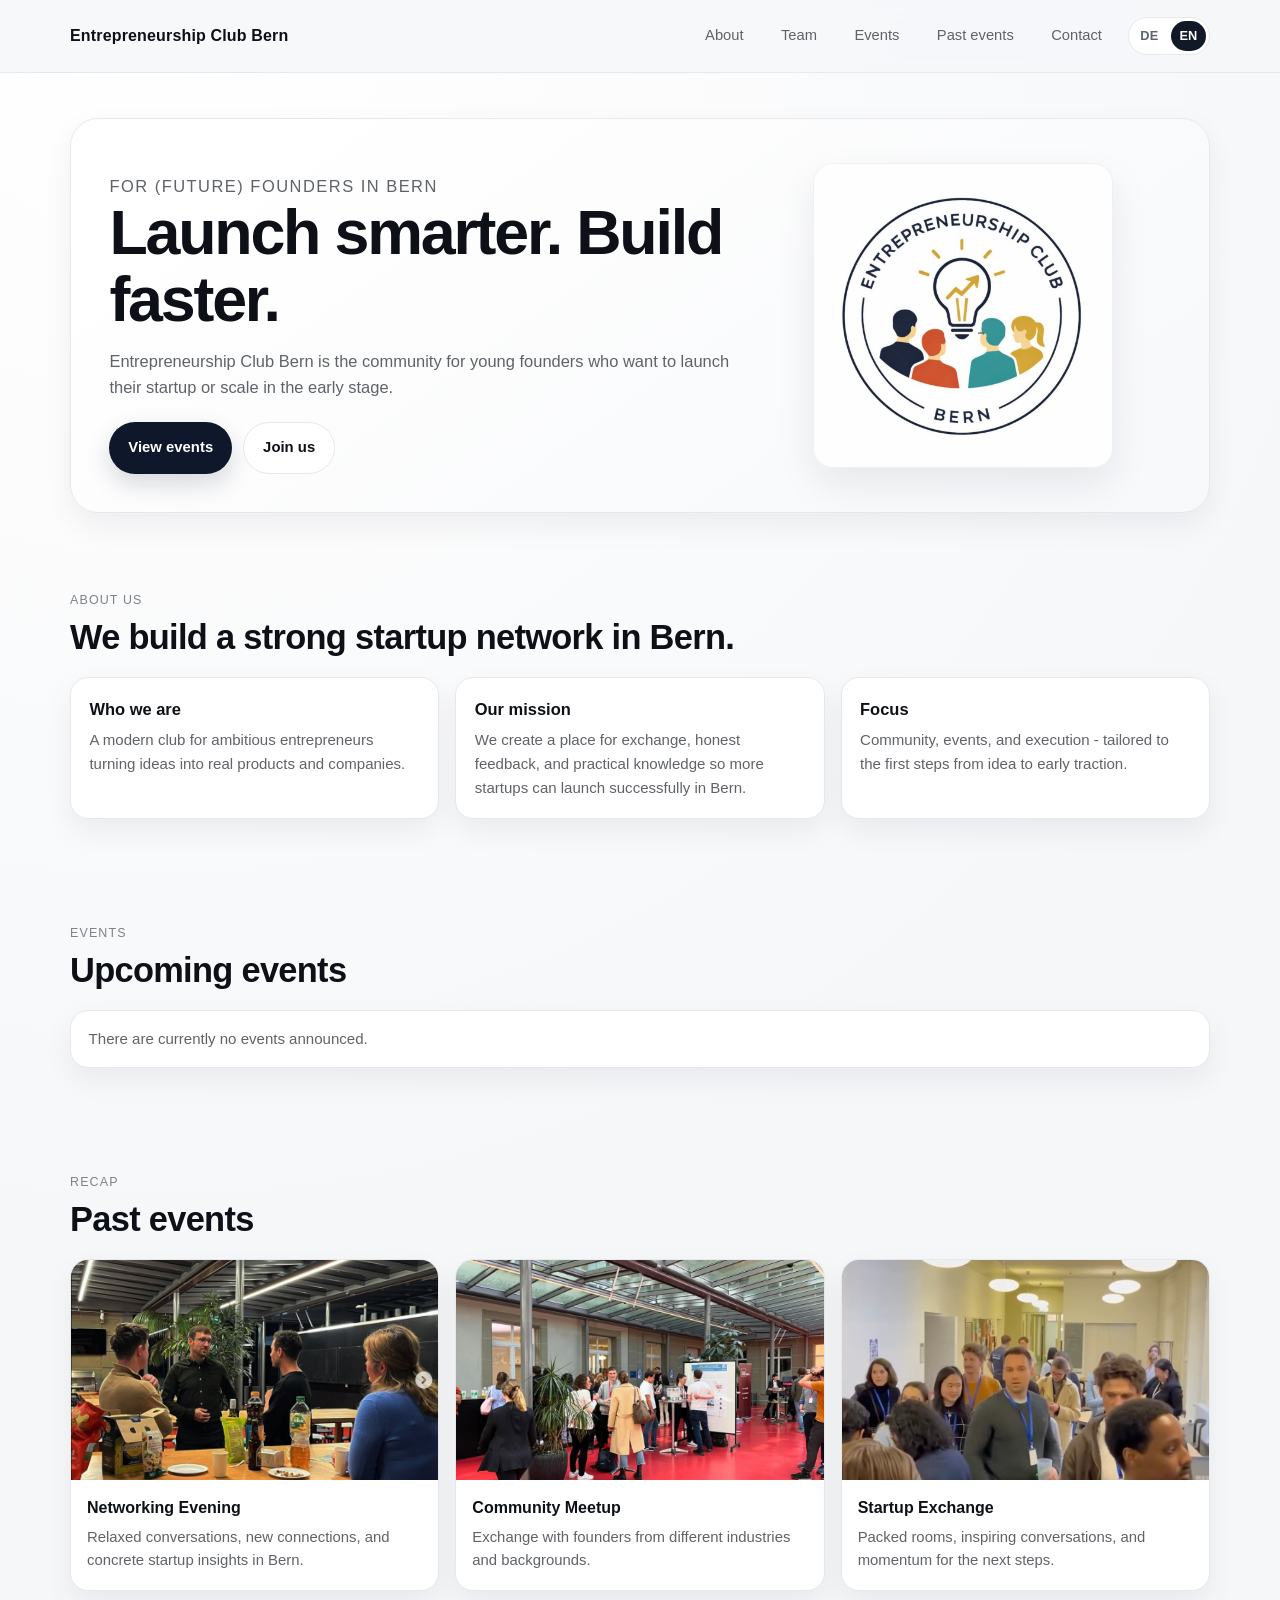
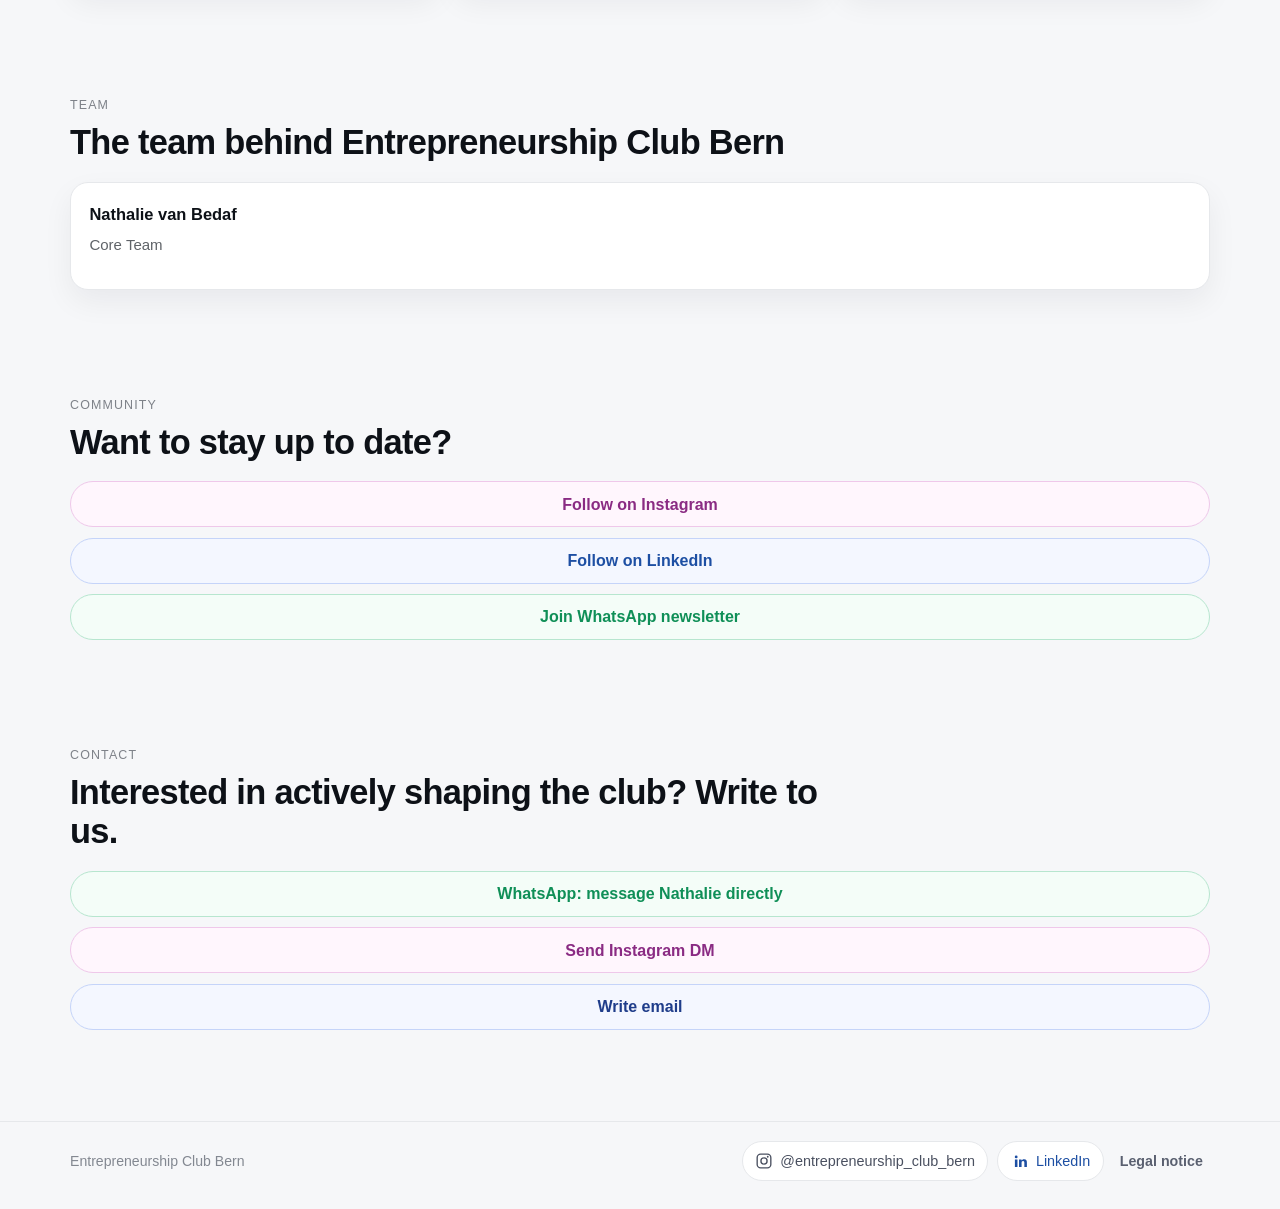
<file: index.html>
<!DOCTYPE html>
<html lang="de">
  <head>
    <meta charset="UTF-8" />
    <meta name="viewport" content="width=device-width, initial-scale=1.0" />
    <title>ECB</title>
    <meta
      id="meta-description"
      name="description"
      content="Der Entrepreneurship Club Bern verbindet junge Gründerinnen und Gründer, die ihr Startup starten oder weiterentwickeln wollen."
    />
    <link rel="icon" type="image/png" href="assets/logo.png" />
    <link rel="stylesheet" href="styles.css" />
  </head>
  <body>
    <header class="site-header">
      <div class="container nav">
        <a class="brand" href="#top">Entrepreneurship Club Bern</a>
        <nav>
          <a href="#about" data-i18n="nav.about">About</a>
          <a href="#team" data-i18n="nav.team">Team</a>
          <a href="#events" data-i18n="nav.events">Events</a>
          <a href="#past-events" data-i18n="nav.pastEvents">Vergangene</a>
          <a href="#contact" data-i18n="nav.contact">Kontakt</a>
          <div class="lang-switch" role="group" aria-label="Language switcher">
            <button type="button" data-lang-btn="de" class="is-active">DE</button>
            <button type="button" data-lang-btn="en">EN</button>
          </div>
        </nav>
      </div>
    </header>

    <main id="top">
      <section class="hero-wrap">
        <div class="hero container">
          <div class="hero-copy">
            <p class="eyebrow" data-i18n="hero.eyebrow">for (future) founders in bern</p>
            <h1 data-i18n="hero.title">Launch smarter. Build faster.</h1>
            <p data-i18n="hero.text">
              Der Entrepreneurship Club Bern ist die Community für junge Gründerinnen
              und Gründer, die ihr Startup starten oder in der frühen Phase
              skalieren wollen.
            </p>
            <div class="hero-actions">
              <a class="cta" href="#events" data-i18n="hero.ctaPrimary">Events ansehen</a>
              <a class="ghost-btn" href="#contact" data-i18n="hero.ctaSecondary">Mitmachen</a>
            </div>
          </div>
          <div class="hero-visual">
            <img src="assets/logo.png" alt="Entrepreneurship Club Bern Logo" class="logo" />
          </div>
        </div>
      </section>

      <section id="about" class="section container">
        <div class="section-head">
          <p class="eyebrow" data-i18n="about.eyebrow">About us</p>
          <h2 data-i18n="about.title">Wir bauen ein starkes Startup-Netzwerk in Bern.</h2>
        </div>
        <div class="about-grid">
          <article class="feature-card">
            <h3 data-i18n="about.card1Title">Was wir sind</h3>
            <p data-i18n="about.card1Text">
              Ein moderner Club für ambitionierte Unternehmerinnen und Unternehmer,
              die Ideen in echte Produkte und Unternehmen verwandeln.
            </p>
          </article>
          <article class="feature-card">
            <h3 data-i18n="about.card2Title">Unsere Mission</h3>
            <p data-i18n="about.card2Text">
              Wir schaffen einen Ort für Austausch, ehrliches Feedback und
              praxisnahes Wissen, damit mehr Startups in Bern erfolgreich starten.
            </p>
          </article>
          <article class="feature-card">
            <h3 data-i18n="about.card3Title">Fokus</h3>
            <p data-i18n="about.card3Text">
              Community, Events und Umsetzung - speziell für die ersten
              Schritte von der Idee bis zum ersten Wachstum.
            </p>
          </article>
        </div>
      </section>

      <section id="events" class="section container">
        <div class="section-head">
          <p class="eyebrow" data-i18n="events.eyebrow">Events</p>
          <h2 data-i18n="events.title">Anstehende Events</h2>
        </div>
        <div class="event-list">
          <p class="event-empty" data-i18n="events.empty">
            Aktuell sind keine Events angekündigt.
          </p>
        </div>
      </section>

      <section id="past-events" class="section container">
        <div class="section-head">
          <p class="eyebrow" data-i18n="pastEvents.eyebrow">Recap</p>
          <h2 data-i18n="pastEvents.title">Vergangene Events</h2>
        </div>
        <div class="past-events-grid">
          <article class="past-event-card">
            <img src="assets/events/past-event-1.png" alt="Networking Event Entrepreneurship Club Bern" />
            <div class="past-event-content">
              <h3 data-i18n="pastEvents.item1Title">Networking Evening</h3>
              <p data-i18n="pastEvents.item1Text">
                Lockere Gespräche, neue Kontakte und konkrete Startup-Impulse in Bern.
              </p>
            </div>
          </article>
          <article class="past-event-card">
            <img src="assets/events/past-event-2.png" alt="Community Event Entrepreneurship Club Bern" />
            <div class="past-event-content">
              <h3 data-i18n="pastEvents.item2Title">Community Meetup</h3>
              <p data-i18n="pastEvents.item2Text">
                Austausch mit Gründerinnen und Gründern aus unterschiedlichen Branchen.
              </p>
            </div>
          </article>
          <article class="past-event-card">
            <img src="assets/events/past-event-3.png" alt="Startup Event Entrepreneurship Club Bern" />
            <div class="past-event-content">
              <h3 data-i18n="pastEvents.item3Title">Startup Exchange</h3>
              <p data-i18n="pastEvents.item3Text">
                Volle Räume, spannende Gespräche und viel Motivation für die nächsten Schritte.
              </p>
            </div>
          </article>
        </div>
      </section>

      <section id="team" class="section container">
        <div class="section-head">
          <p class="eyebrow" data-i18n="team.eyebrow">Team</p>
          <h2 data-i18n="team.title">Das Team hinter dem Entrepreneurship Club Bern</h2>
        </div>
        <div class="cards team-cards">
          <article class="card">
            <h3>Nathalie van Bedaf</h3>
            <p data-i18n="team.role">Core Team</p>
          </article>
        </div>
      </section>

      <section id="updates" class="section container">
        <div class="section-head">
          <p class="eyebrow" data-i18n="updates.eyebrow">Community</p>
          <h2 data-i18n="updates.title">Willst du up to date bleiben?</h2>
        </div>
        <div class="update-actions">
          <a
            class="insta-dm-link"
            href="https://www.instagram.com/entrepreneurship_club_bern/"
            target="_blank"
            rel="noopener noreferrer"
            data-i18n="updates.instagram"
            aria-label="Entrepreneurship Club Bern auf Instagram folgen"
            data-i18n-aria-label="updates.instagramAria"
            >Instagram folgen</a
          >
          <a
            class="linkedin-update-link"
            href="https://www.linkedin.com/company/entrepreneurship-club-bern/posts/?feedView=all"
            target="_blank"
            rel="noopener noreferrer"
            data-i18n="updates.linkedin"
            aria-label="Entrepreneurship Club Bern auf LinkedIn folgen"
            data-i18n-aria-label="updates.linkedinAria"
            >LinkedIn folgen</a
          >
          <a
            class="newsletter-link"
            href="https://chat.whatsapp.com/DM3e1A5W6O3L2eebUJEZkY"
            target="_blank"
            rel="noopener noreferrer"
            data-i18n="updates.newsletter"
            aria-label="WhatsApp Newsletter vom Entrepreneurship Club Bern beitreten"
            data-i18n-aria-label="updates.newsletterAria"
            >WhatsApp Newsletter beitreten</a
          >
        </div>
      </section>

      <section id="contact" class="section container">
        <div class="section-head">
          <p class="eyebrow" data-i18n="contact.eyebrow">Kontakt</p>
          <h2 data-i18n="contact.title">
            Hast du Interesse, den Club aktiv mitzugestalten? Schreib uns.
          </h2>
        </div>
        <div class="contact-actions">
          <a
            class="whatsapp-link"
            href="https://wa.me/41782239151"
            target="_blank"
            rel="noopener noreferrer"
            data-i18n="contact.whatsapp"
            aria-label="Via WhatsApp an Nathalie schreiben"
            data-i18n-aria-label="contact.whatsappAria"
            >WhatsApp: Nathalie direkt schreiben</a
          >
          <a
            class="insta-dm-link"
            href="https://www.instagram.com/entrepreneurship_club_bern/"
            target="_blank"
            rel="noopener noreferrer"
            data-i18n="contact.instagramDm"
            aria-label="Instagram DM an Entrepreneurship Club Bern senden"
            data-i18n-aria-label="contact.instagramDmAria"
            >Instagram DM senden</a
          >
          <a
            class="email-link"
            href="mailto:?subject=Entrepreneur%20Club%20Bern"
            data-i18n="contact.emailCta"
            aria-label="E-Mail an Entrepreneurship Club Bern schreiben"
            data-i18n-aria-label="contact.emailCtaAria"
            >E-Mail schreiben</a
          >
        </div>
      </section>

    </main>

    <footer class="site-footer">
      <div class="container">
        <div class="footer-inner">
          <p data-i18n="footer.club">Entrepreneurship Club Bern</p>
          <div class="footer-actions">
            <a
              class="social-link insta-link"
              href="https://www.instagram.com/entrepreneurship_club_bern/"
              target="_blank"
              rel="noopener noreferrer"
              aria-label="Instagram vom Entrepreneurship Club Bern"
              data-i18n-aria-label="footer.instaAria"
            >
              <svg viewBox="0 0 24 24" aria-hidden="true">
                <path
                  d="M7.5 2h9A5.5 5.5 0 0 1 22 7.5v9a5.5 5.5 0 0 1-5.5 5.5h-9A5.5 5.5 0 0 1 2 16.5v-9A5.5 5.5 0 0 1 7.5 2Zm0 1.8A3.7 3.7 0 0 0 3.8 7.5v9a3.7 3.7 0 0 0 3.7 3.7h9a3.7 3.7 0 0 0 3.7-3.7v-9a3.7 3.7 0 0 0-3.7-3.7h-9Zm9.5 1.3a1.2 1.2 0 1 1 0 2.4 1.2 1.2 0 0 1 0-2.4ZM12 7a5 5 0 1 1 0 10 5 5 0 0 1 0-10Zm0 1.8a3.2 3.2 0 1 0 0 6.4 3.2 3.2 0 0 0 0-6.4Z"
                />
              </svg>
              <span>@entrepreneurship_club_bern</span>
            </a>
            <a
              class="social-link linkedin-link"
              href="https://www.linkedin.com/company/entrepreneurship-club-bern/posts/?feedView=all"
              target="_blank"
              rel="noopener noreferrer"
              aria-label="LinkedIn vom Entrepreneurship Club Bern"
              data-i18n-aria-label="footer.linkedinAria"
            >
              <svg viewBox="0 0 24 24" aria-hidden="true">
                <path
                  d="M6.9 8.4a1.9 1.9 0 1 1 0-3.8 1.9 1.9 0 0 1 0 3.8ZM5.2 20V9.9h3.4V20H5.2Zm5.5 0V9.9H14v1.4h.1c.5-.9 1.6-1.8 3.4-1.8 3.1 0 3.7 2 3.7 4.7V20h-3.4v-5.1c0-1.2 0-2.8-1.7-2.8s-2 1.3-2 2.7V20h-3.4Z"
                />
              </svg>
              <span data-i18n="footer.linkedinLabel">LinkedIn</span>
            </a>
            <a class="impressum-link" href="impressum.html" data-i18n="footer.impressum">Impressum</a>
          </div>
        </div>
      </div>
    </footer>
    <script>
      const translations = {
        de: {
          metaDescription:
            "Der Entrepreneurship Club Bern verbindet junge Gründerinnen und Gründer, die ihr Startup starten oder weiterentwickeln wollen.",
          "nav.about": "About",
          "nav.team": "Team",
          "nav.events": "Events",
          "nav.pastEvents": "Vergangene",
          "nav.contact": "Kontakt",
          "hero.eyebrow": "for (future) founders in bern",
          "hero.title": "Launch smarter. Build faster.",
          "hero.text":
            "Der Entrepreneurship Club Bern ist die Community für junge Gründerinnen und Gründer, die ihr Startup starten oder in der frühen Phase skalieren wollen.",
          "hero.ctaPrimary": "Events ansehen",
          "hero.ctaSecondary": "Mitmachen",
          "about.eyebrow": "About us",
          "about.title": "Wir bauen ein starkes Startup-Netzwerk in Bern.",
          "about.card1Title": "Was wir sind",
          "about.card1Text":
            "Ein moderner Club für ambitionierte Unternehmerinnen und Unternehmer, die Ideen in echte Produkte und Unternehmen verwandeln.",
          "about.card2Title": "Unsere Mission",
          "about.card2Text":
            "Wir schaffen einen Ort für Austausch, ehrliches Feedback und praxisnahes Wissen, damit mehr Startups in Bern erfolgreich starten.",
          "about.card3Title": "Fokus",
          "about.card3Text":
            "Community, Events und Umsetzung - speziell für die ersten Schritte von der Idee bis zum ersten Wachstum.",
          "team.eyebrow": "Team",
          "team.title": "Das Team hinter dem Entrepreneurship Club Bern",
          "team.role": "Core Team",
          "events.eyebrow": "Events",
          "events.title": "Anstehende Events",
          "events.empty": "Aktuell sind keine Events angekündigt.",
          "pastEvents.eyebrow": "Recap",
          "pastEvents.title": "Vergangene Events",
          "pastEvents.item1Title": "Networking Evening",
          "pastEvents.item1Text":
            "Lockere Gespräche, neue Kontakte und konkrete Startup-Impulse in Bern.",
          "pastEvents.item2Title": "Community Meetup",
          "pastEvents.item2Text":
            "Austausch mit Gründerinnen und Gründern aus unterschiedlichen Branchen.",
          "pastEvents.item3Title": "Startup Exchange",
          "pastEvents.item3Text":
            "Volle Räume, spannende Gespräche und viel Motivation für die nächsten Schritte.",
          "updates.eyebrow": "Community",
          "updates.title": "Willst du up to date bleiben?",
          "updates.instagram": "Instagram folgen",
          "updates.instagramAria": "Entrepreneurship Club Bern auf Instagram folgen",
          "updates.linkedin": "LinkedIn folgen",
          "updates.linkedinAria": "Entrepreneurship Club Bern auf LinkedIn folgen",
          "updates.newsletter": "WhatsApp Newsletter beitreten",
          "updates.newsletterAria":
            "WhatsApp Newsletter vom Entrepreneurship Club Bern beitreten",
          "contact.eyebrow": "Kontakt",
          "contact.title": "Hast du Interesse, den Club aktiv mitzugestalten? Schreib uns.",
          "contact.whatsapp": "WhatsApp: Nathalie direkt schreiben",
          "contact.whatsappAria": "Via WhatsApp an Nathalie schreiben",
          "contact.instagramDm": "Instagram DM senden",
          "contact.instagramDmAria": "Instagram DM an Entrepreneurship Club Bern senden",
          "contact.emailCta": "E-Mail schreiben",
          "contact.emailCtaAria": "E-Mail an Entrepreneurship Club Bern schreiben",
          "contact.nameLabel": "Name",
          "contact.namePlaceholder": "Dein Name",
          "contact.emailLabel": "E-Mail",
          "contact.emailPlaceholder": "dein.name@email.com",
          "contact.messageLabel": "Nachricht",
          "contact.messagePlaceholder": "Erzähl uns kurz, was du aufbauen willst.",
          "contact.submit": "Nachricht senden",
          "footer.club": "Entrepreneurship Club Bern",
          "footer.instaAria": "Instagram vom Entrepreneurship Club Bern",
          "footer.linkedinAria": "LinkedIn vom Entrepreneurship Club Bern",
          "footer.linkedinLabel": "LinkedIn",
          "footer.impressum": "Impressum"
        },
        en: {
          metaDescription:
            "Entrepreneurship Club Bern connects young founders who want to launch or grow their startup.",
          "nav.about": "About",
          "nav.team": "Team",
          "nav.events": "Events",
          "nav.pastEvents": "Past events",
          "nav.contact": "Contact",
          "hero.eyebrow": "for (future) founders in bern",
          "hero.title": "Launch smarter. Build faster.",
          "hero.text":
            "Entrepreneurship Club Bern is the community for young founders who want to launch their startup or scale in the early stage.",
          "hero.ctaPrimary": "View events",
          "hero.ctaSecondary": "Join us",
          "about.eyebrow": "About us",
          "about.title": "We build a strong startup network in Bern.",
          "about.card1Title": "Who we are",
          "about.card1Text":
            "A modern club for ambitious entrepreneurs turning ideas into real products and companies.",
          "about.card2Title": "Our mission",
          "about.card2Text":
            "We create a place for exchange, honest feedback, and practical knowledge so more startups can launch successfully in Bern.",
          "about.card3Title": "Focus",
          "about.card3Text":
            "Community, events, and execution - tailored to the first steps from idea to early traction.",
          "team.eyebrow": "Team",
          "team.title": "The team behind Entrepreneurship Club Bern",
          "team.role": "Core Team",
          "events.eyebrow": "Events",
          "events.title": "Upcoming events",
          "events.empty": "There are currently no events announced.",
          "pastEvents.eyebrow": "Recap",
          "pastEvents.title": "Past events",
          "pastEvents.item1Title": "Networking Evening",
          "pastEvents.item1Text":
            "Relaxed conversations, new connections, and concrete startup insights in Bern.",
          "pastEvents.item2Title": "Community Meetup",
          "pastEvents.item2Text":
            "Exchange with founders from different industries and backgrounds.",
          "pastEvents.item3Title": "Startup Exchange",
          "pastEvents.item3Text":
            "Packed rooms, inspiring conversations, and momentum for the next steps.",
          "updates.eyebrow": "Community",
          "updates.title": "Want to stay up to date?",
          "updates.instagram": "Follow on Instagram",
          "updates.instagramAria": "Follow Entrepreneurship Club Bern on Instagram",
          "updates.linkedin": "Follow on LinkedIn",
          "updates.linkedinAria": "Follow Entrepreneurship Club Bern on LinkedIn",
          "updates.newsletter": "Join WhatsApp newsletter",
          "updates.newsletterAria":
            "Join the WhatsApp newsletter of Entrepreneurship Club Bern",
          "contact.eyebrow": "Contact",
          "contact.title": "Interested in actively shaping the club? Write to us.",
          "contact.whatsapp": "WhatsApp: message Nathalie directly",
          "contact.whatsappAria": "Write to Nathalie via WhatsApp",
          "contact.instagramDm": "Send Instagram DM",
          "contact.instagramDmAria": "Send an Instagram DM to Entrepreneurship Club Bern",
          "contact.emailCta": "Write email",
          "contact.emailCtaAria": "Write an email to Entrepreneurship Club Bern",
          "contact.nameLabel": "Name",
          "contact.namePlaceholder": "Your name",
          "contact.emailLabel": "Email",
          "contact.emailPlaceholder": "your.name@email.com",
          "contact.messageLabel": "Message",
          "contact.messagePlaceholder": "Tell us briefly what you want to build.",
          "contact.submit": "Send message",
          "footer.club": "Entrepreneurship Club Bern",
          "footer.instaAria": "Instagram of Entrepreneurship Club Bern",
          "footer.linkedinAria": "LinkedIn of Entrepreneurship Club Bern",
          "footer.linkedinLabel": "LinkedIn",
          "footer.impressum": "Legal notice"
        }
      };

      function applyLanguage(lang) {
        const selected = translations[lang] ? lang : "de";
        document.documentElement.lang = selected;
        localStorage.setItem("ecb_lang", selected);

        const dict = translations[selected];
        const metaDescription = document.getElementById("meta-description");
        if (metaDescription && dict.metaDescription) {
          metaDescription.setAttribute("content", dict.metaDescription);
        }

        document.querySelectorAll("[data-i18n]").forEach((element) => {
          const key = element.getAttribute("data-i18n");
          if (key && dict[key]) {
            element.textContent = dict[key];
          }
        });

        document.querySelectorAll("[data-i18n-placeholder]").forEach((element) => {
          const key = element.getAttribute("data-i18n-placeholder");
          if (key && dict[key]) {
            element.setAttribute("placeholder", dict[key]);
          }
        });

        document.querySelectorAll("[data-i18n-aria-label]").forEach((element) => {
          const key = element.getAttribute("data-i18n-aria-label");
          if (key && dict[key]) {
            element.setAttribute("aria-label", dict[key]);
          }
        });

        document.querySelectorAll("[data-lang-btn]").forEach((button) => {
          button.classList.toggle("is-active", button.getAttribute("data-lang-btn") === selected);
        });
      }

      document.querySelectorAll("[data-lang-btn]").forEach((button) => {
        button.addEventListener("click", () => {
          applyLanguage(button.getAttribute("data-lang-btn"));
        });
      });

      const savedLanguage = localStorage.getItem("ecb_lang");
      const browserLanguage = navigator.language && navigator.language.startsWith("en") ? "en" : "de";
      applyLanguage(savedLanguage || browserLanguage);
    </script>
  </body>
</html>
</file>
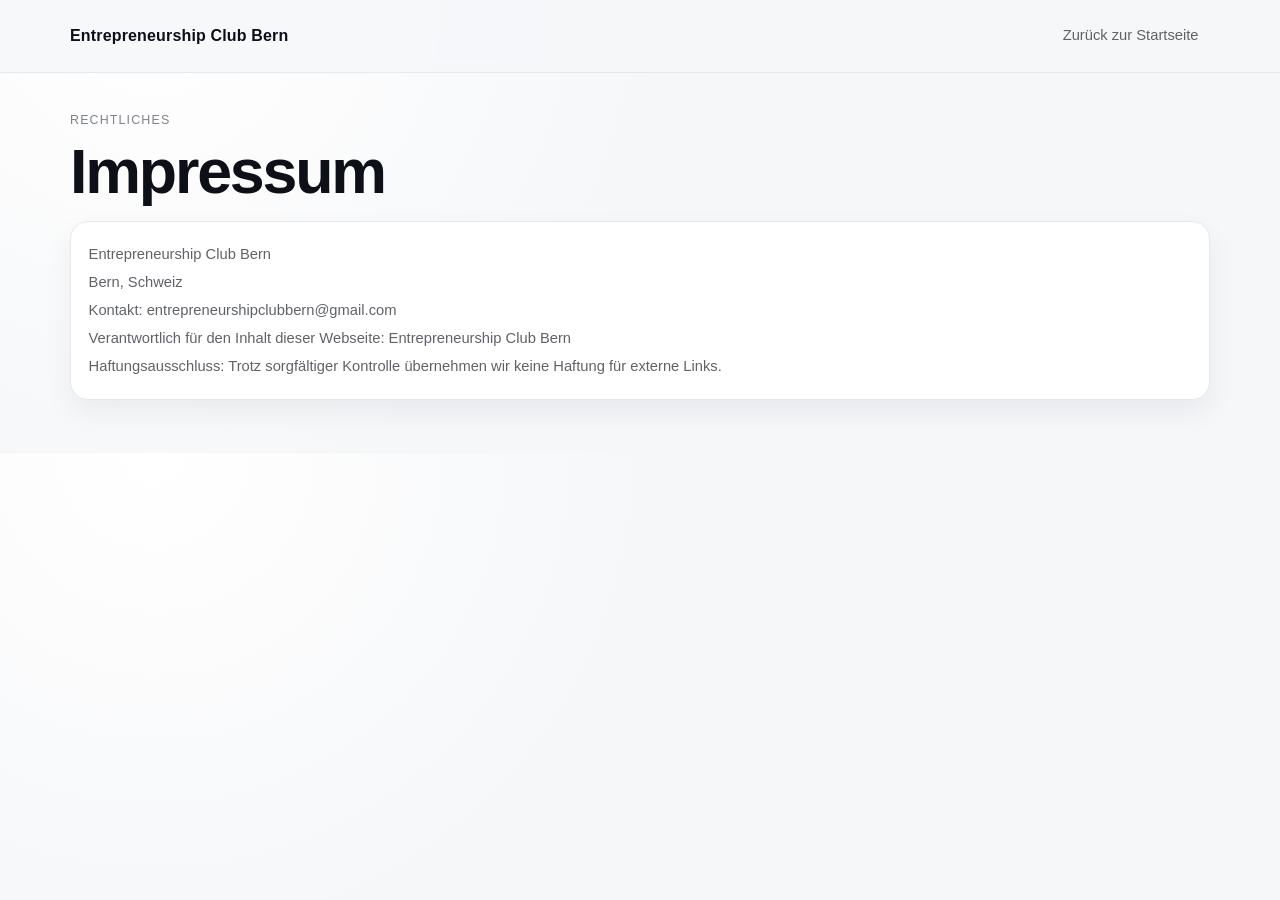
<file: impressum.html>
<!DOCTYPE html>
<html lang="de">
  <head>
    <meta charset="UTF-8" />
    <meta name="viewport" content="width=device-width, initial-scale=1.0" />
    <title>ECB</title>
    <meta
      name="description"
      content="Impressum und rechtliche Hinweise des Entrepreneurship Club Bern."
    />
    <link rel="icon" type="image/png" href="assets/logo.png" />
    <link rel="stylesheet" href="styles.css" />
  </head>
  <body>
    <header class="site-header">
      <div class="container nav">
        <a class="brand" href="index.html">Entrepreneurship Club Bern</a>
        <nav>
          <a href="index.html">Zurück zur Startseite</a>
        </nav>
      </div>
    </header>

    <main>
      <section class="section container impressum-section">
        <div class="section-head">
          <p class="eyebrow">Rechtliches</p>
          <h1>Impressum</h1>
        </div>
        <div class="impressum-card">
          <p>Entrepreneurship Club Bern</p>
          <p>Bern, Schweiz</p>
          <p>Kontakt: entrepreneurshipclubbern@gmail.com</p>
          <p>Verantwortlich für den Inhalt dieser Webseite: Entrepreneurship Club Bern</p>
          <p>
            Haftungsausschluss: Trotz sorgfältiger Kontrolle übernehmen wir keine Haftung
            für externe Links.
          </p>
        </div>
      </section>
    </main>
  </body>
</html>
</file>
<file: styles.css>
:root {
  --bg: #f6f7f9;
  --panel: #ffffff;
  --text: #0d1117;
  --muted: #5f6368;
  --line: #e6e8eb;
  --accent: #0f172a;
  --shadow: 0 12px 30px rgba(10, 20, 40, 0.06);
}

* {
  box-sizing: border-box;
}

html {
  scroll-behavior: smooth;
}

body {
  margin: 0;
  font-family: -apple-system, BlinkMacSystemFont, "Segoe UI", Roboto, Arial, sans-serif;
  background:
    radial-gradient(circle at 12% 0%, #ffffff 0%, #f6f7f9 42%),
    radial-gradient(circle at 88% 16%, #ffffff 0%, #f6f7f9 38%);
  color: var(--text);
  line-height: 1.58;
}

.container {
  width: min(1140px, 92%);
  margin: 0 auto;
}

.site-header {
  position: sticky;
  top: 0;
  z-index: 50;
  background: rgba(246, 247, 249, 0.82);
  border-bottom: 1px solid var(--line);
  backdrop-filter: blur(8px);
}

.nav {
  display: flex;
  justify-content: space-between;
  align-items: center;
  min-height: 72px;
}

.brand {
  color: var(--text);
  text-decoration: none;
  font-weight: 680;
  letter-spacing: 0.01em;
}

nav {
  display: flex;
  gap: 0.9rem;
  align-items: center;
  flex-wrap: wrap;
}

nav a {
  color: var(--muted);
  text-decoration: none;
  font-size: 0.92rem;
  padding: 0.42rem 0.72rem;
  border-radius: 999px;
  transition: color 0.2s ease, background 0.2s ease;
}

nav a:hover {
  color: var(--text);
  background: rgba(15, 23, 42, 0.05);
}

.lang-switch {
  display: inline-flex;
  align-items: center;
  gap: 0.28rem;
  padding: 0.2rem;
  border: 1px solid var(--line);
  border-radius: 999px;
  background: #ffffff;
}

.lang-switch button {
  border: 0;
  background: transparent;
  color: #5b6270;
  font: inherit;
  font-size: 0.8rem;
  font-weight: 620;
  letter-spacing: 0.01em;
  border-radius: 999px;
  padding: 0.3rem 0.52rem;
  cursor: pointer;
}

.lang-switch button.is-active {
  background: #111827;
  color: #ffffff;
}

.hero-wrap {
  padding: 2.8rem 0 1.6rem;
}

.hero {
  display: grid;
  grid-template-columns: 1.2fr 0.8fr;
  align-items: center;
  gap: 1.4rem;
  border: 1px solid var(--line);
  border-radius: 28px;
  padding: clamp(1.3rem, 3vw, 2.4rem);
  background: linear-gradient(145deg, #ffffff 12%, #f8f9fb 88%);
  box-shadow: var(--shadow);
}

.eyebrow {
  margin: 0 0 0.45rem;
  font-size: 0.78rem;
  text-transform: uppercase;
  letter-spacing: 0.09em;
  color: #7e8289;
}

h1 {
  margin: 0;
  font-size: clamp(2rem, 4.9vw, 4rem);
  line-height: 1.06;
  letter-spacing: -0.035em;
}

.hero-copy p {
  max-width: 640px;
  margin: 1rem 0 0;
  color: var(--muted);
  font-size: 1.03rem;
}

.hero-actions {
  margin-top: 1.35rem;
  display: flex;
  flex-wrap: wrap;
  gap: 0.7rem;
}

.cta,
.ghost-btn {
  display: inline-flex;
  align-items: center;
  justify-content: center;
  padding: 0.82rem 1.18rem;
  text-decoration: none;
  border-radius: 999px;
  font-weight: 560;
  font-size: 0.93rem;
  transition: transform 0.18s ease, box-shadow 0.18s ease, background 0.2s ease;
}

.cta {
  color: #ffffff;
  background: var(--accent);
  box-shadow: 0 10px 24px rgba(15, 23, 42, 0.16);
}

.ghost-btn {
  color: var(--text);
  border: 1px solid var(--line);
  background: #fff;
}

.cta:hover,
.ghost-btn:hover {
  transform: translateY(-1px);
}

.hero-visual {
  display: flex;
  justify-content: center;
}

.logo {
  width: min(300px, 80%);
  height: auto;
  border-radius: 20px;
  border: 1px solid #eff0f2;
  box-shadow: 0 16px 38px rgba(18, 26, 41, 0.08);
}

.section {
  padding: 3.3rem 0;
}

.section-head h2 {
  margin: 0;
  max-width: 760px;
  font-size: clamp(1.45rem, 2.7vw, 2.15rem);
  letter-spacing: -0.02em;
  line-height: 1.15;
}

.about-grid,
.cards {
  display: grid;
  grid-template-columns: repeat(auto-fit, minmax(220px, 1fr));
  gap: 1rem;
  margin-top: 1.2rem;
}

.feature-card,
.card,
.event-item {
  border: 1px solid var(--line);
  border-radius: 18px;
  background: var(--panel);
  box-shadow: var(--shadow);
}

.feature-card,
.card {
  padding: 1.15rem;
}

.feature-card h3,
.card h3 {
  margin: 0 0 0.35rem;
  font-size: 1.03rem;
}

.feature-card p,
.card p {
  margin: 0;
  color: var(--muted);
  font-size: 0.94rem;
}

.team-cards .card {
  min-height: 108px;
}

.event-list {
  display: grid;
  gap: 0.8rem;
  margin-top: 1.2rem;
}

.event-empty {
  margin: 0;
  padding: 1rem 1.1rem;
  border: 1px solid var(--line);
  border-radius: 18px;
  background: var(--panel);
  box-shadow: var(--shadow);
  color: var(--muted);
  font-size: 0.94rem;
}

.event-item {
  overflow: hidden;
}

.event-item summary {
  list-style: none;
  cursor: pointer;
  display: flex;
  justify-content: space-between;
  align-items: center;
  gap: 1rem;
  padding: 1rem 1.1rem;
}

.event-item summary::-webkit-details-marker {
  display: none;
}

.event-item summary strong {
  display: block;
  font-size: 1rem;
}

.event-item summary small {
  display: block;
  margin-top: 0.18rem;
  color: #81858d;
  font-size: 0.8rem;
  text-transform: uppercase;
  letter-spacing: 0.04em;
}

.event-item summary em {
  font-style: normal;
  color: #444b57;
  font-size: 0.88rem;
}

.event-content {
  border-top: 1px solid var(--line);
  padding: 0.9rem 1.1rem 1.05rem;
}

.event-content p {
  margin: 0.25rem 0;
  color: var(--muted);
  font-size: 0.94rem;
}

.past-events-grid {
  display: grid;
  grid-template-columns: repeat(auto-fit, minmax(240px, 1fr));
  gap: 1rem;
  margin-top: 1.2rem;
}

.past-event-card {
  border: 1px solid var(--line);
  border-radius: 18px;
  overflow: hidden;
  background: var(--panel);
  box-shadow: var(--shadow);
}

.past-event-card img {
  width: 100%;
  height: 220px;
  object-fit: cover;
  display: block;
}

.past-event-content {
  padding: 0.95rem 1rem 1.05rem;
}

.past-event-content h3 {
  margin: 0 0 0.35rem;
  font-size: 1rem;
}

.past-event-content p {
  margin: 0;
  color: var(--muted);
  font-size: 0.93rem;
}

.contact-actions {
  margin-top: 1.2rem;
  display: flex;
  flex-direction: column;
  gap: 0.65rem;
  width: 100%;
  max-width: 100%;
}

.update-actions {
  margin-top: 1.2rem;
  display: flex;
  flex-direction: column;
  gap: 0.65rem;
  width: 100%;
  max-width: 100%;
}

.whatsapp-link,
.insta-dm-link {
  display: inline-flex;
  align-items: center;
  justify-content: center;
  text-decoration: none;
  width: 100%;
  min-height: 46px;
  color: #8a2b83;
  font-weight: 560;
  border: 1px solid #efc8ea;
  background: #fff6fd;
  border-radius: 999px;
  padding: 0.55rem 0.88rem;
}

.insta-dm-link:hover {
  background: #fceffd;
}

.newsletter-link {
  display: inline-flex;
  align-items: center;
  justify-content: center;
  text-decoration: none;
  width: 100%;
  min-height: 46px;
  color: #0f8f57;
  font-weight: 560;
  border: 1px solid #b7e6cf;
  background: #f4fdf8;
  border-radius: 999px;
  padding: 0.55rem 0.88rem;
}

.newsletter-link:hover {
  background: #e9f9f1;
}

.linkedin-update-link {
  display: inline-flex;
  align-items: center;
  justify-content: center;
  text-decoration: none;
  width: 100%;
  min-height: 46px;
  color: #1d4fa3;
  font-weight: 560;
  border: 1px solid #c5d4f9;
  background: #f4f7ff;
  border-radius: 999px;
  padding: 0.55rem 0.88rem;
}

.linkedin-update-link:hover {
  background: #e9efff;
}

.whatsapp-link {
  color: #0f8f57;
  border-color: #b7e6cf;
  background: #f4fdf8;
}

.whatsapp-link:hover {
  background: #e9f9f1;
}

.email-link {
  display: inline-flex;
  align-items: center;
  justify-content: center;
  text-decoration: none;
  width: 100%;
  min-height: 46px;
  color: #1f3d8a;
  font-weight: 560;
  border: 1px solid #c5d4f9;
  background: #f4f7ff;
  border-radius: 999px;
  padding: 0.55rem 0.88rem;
}

.email-link:hover {
  background: #e9efff;
}

.impressum-section {
  padding-top: 2.4rem;
}

.impressum-card {
  margin-top: 1rem;
  border: 1px solid var(--line);
  border-radius: 18px;
  background: var(--panel);
  box-shadow: var(--shadow);
  padding: 1rem 1.1rem;
}

.impressum-card p {
  margin: 0.3rem 0;
  color: var(--muted);
  font-size: 0.92rem;
}

.site-footer {
  border-top: 1px solid var(--line);
  margin-top: 2.4rem;
}

.site-footer p {
  margin: 0;
  color: #838891;
  text-align: left;
  font-size: 0.88rem;
}

.footer-inner {
  display: flex;
  align-items: center;
  justify-content: space-between;
  gap: 0.9rem;
  padding: 1.2rem 0 1.75rem;
}

.footer-actions {
  display: flex;
  align-items: center;
  gap: 0.55rem;
  flex-wrap: wrap;
}

.social-link {
  display: inline-flex;
  align-items: center;
  gap: 0.45rem;
  text-decoration: none;
  color: #4a5060;
  font-size: 0.9rem;
  font-weight: 540;
  border: 1px solid var(--line);
  border-radius: 999px;
  background: #fff;
  padding: 0.48rem 0.78rem;
  transition: color 0.2s ease, transform 0.2s ease, box-shadow 0.2s ease;
}

.social-link svg {
  width: 18px;
  height: 18px;
  fill: currentColor;
}

.social-link:hover {
  color: #111827;
  transform: translateY(-1px);
  box-shadow: 0 8px 18px rgba(15, 23, 42, 0.09);
}

.linkedin-link {
  color: #1d4fa3;
}

.impressum-link {
  text-decoration: none;
  color: #5a6070;
  font-size: 0.89rem;
  font-weight: 560;
  padding: 0.3rem 0.45rem;
  border-radius: 8px;
}

.impressum-link:hover {
  background: rgba(15, 23, 42, 0.05);
}

@media (max-width: 860px) {
  .hero {
    grid-template-columns: 1fr;
    text-align: center;
  }

  .hero-copy p {
    margin-left: auto;
    margin-right: auto;
  }

  .hero-actions {
    justify-content: center;
  }
}

@media (max-width: 680px) {
  .nav {
    flex-direction: row;
    min-height: 64px;
    padding: 0.4rem 0;
    gap: 0.5rem;
  }

  nav {
    justify-content: flex-end;
    flex-wrap: nowrap;
    gap: 0.3rem;
    overflow-x: auto;
    scrollbar-width: none;
  }

  nav::-webkit-scrollbar {
    display: none;
  }

  .brand {
    white-space: nowrap;
    font-size: 0.86rem;
  }

  nav a {
    white-space: nowrap;
    padding: 0.3rem 0.5rem;
    font-size: 0.82rem;
  }

  nav a:not([href="#contact"]) {
    display: none;
  }

  nav a[href="#contact"] {
    padding: 0.36rem 0.62rem;
    background: #111827;
    color: #ffffff;
  }

  .lang-switch {
    display: inline-flex;
    flex: 0 0 auto;
  }

  .lang-switch button {
    padding: 0.25rem 0.42rem;
    font-size: 0.72rem;
  }

  .hero-wrap {
    padding-top: 2.1rem;
  }

  .footer-inner {
    flex-direction: column;
    align-items: flex-start;
    padding-bottom: 1.45rem;
  }

  .footer-actions {
    width: 100%;
  }
}
</file>
